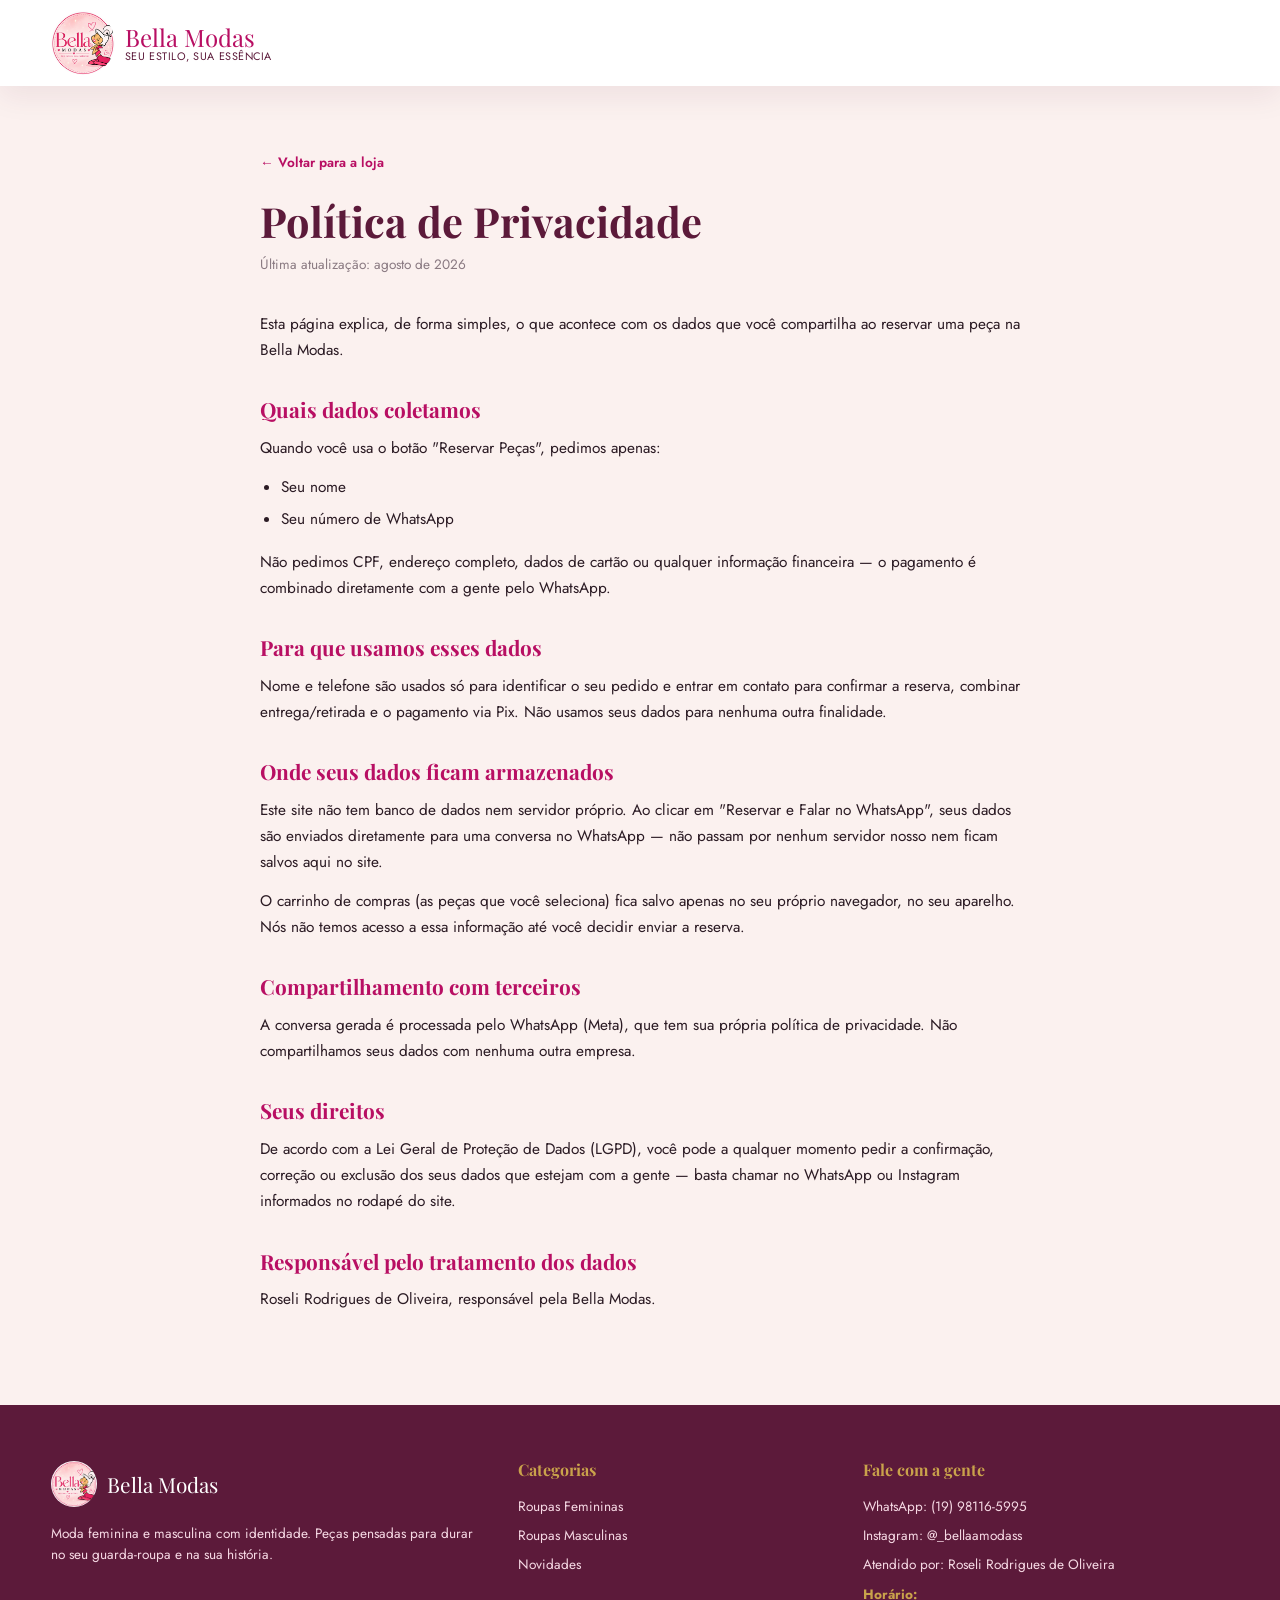
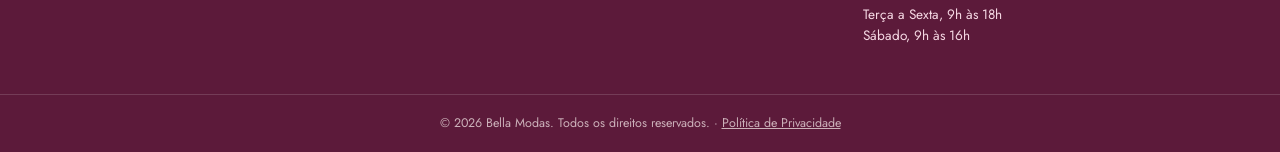
<file: privacidade.html>
<!DOCTYPE html>
<html lang="pt-BR">
  <head>
    <meta charset="UTF-8" />
    <meta name="viewport" content="width=device-width, initial-scale=1.0" />
    <title>Política de Privacidade | Bella Modas</title>
    <meta name="description" content="Como a Bella Modas trata os dados que você compartilha ao reservar uma peça." />
    <link rel="icon" href="favicon.ico" sizes="any" />
    <link rel="apple-touch-icon" href="apple-touch-icon.png" />
    <link rel="preconnect" href="https://fonts.googleapis.com" />
    <link href="https://fonts.googleapis.com/css2?family=Playfair+Display:wght@600;700;800&family=Jost:wght@400;500;600;700&display=swap" rel="stylesheet" />
    <link rel="stylesheet" href="style.css" />
    <style>
      .privacidade {
        padding: 4rem 0 5rem;
        max-width: 760px;
      }
      .privacidade h1 {
        color: var(--vinho);
        font-size: clamp(2rem, 4vw, 2.6rem);
        margin-bottom: 0.5rem;
      }
      .privacidade .atualizado {
        font-size: 0.85rem;
        color: #8a7a82;
        margin-bottom: 2.2rem;
      }
      .privacidade h2 {
        color: var(--rosa-escuro);
        font-size: 1.3rem;
        margin: 2.2rem 0 0.8rem;
      }
      .privacidade p,
      .privacidade li {
        color: var(--carvao);
        font-size: 0.96rem;
        line-height: 1.7;
        margin-bottom: 0.8rem;
      }
      .privacidade ul {
        padding-left: 1.3rem;
        margin-bottom: 1rem;
      }
      .privacidade li {
        list-style: disc;
        margin-bottom: 0.4rem;
      }
      .voltar-loja {
        display: inline-block;
        margin-bottom: 1.5rem;
        font-size: 0.85rem;
        color: var(--rosa-escuro);
        font-weight: 600;
      }
    </style>
  </head>
  <body>
    <header class="site-header">
      <div class="container header-main">
        <a href="index.html" class="logo-link">
          <img src="logo.png" alt="Logo Bella Modas" />
          <div class="logo-text">
            <span class="brand">Bella Modas</span>
            <span class="tagline">Seu estilo, sua essência</span>
          </div>
        </a>
      </div>
    </header>

    <main class="container privacidade">
      <a href="index.html" class="voltar-loja">&larr; Voltar para a loja</a>
      <h1>Política de Privacidade</h1>
      <p class="atualizado">Última atualização: agosto de 2026</p>

      <p>Esta página explica, de forma simples, o que acontece com os dados que você compartilha ao reservar uma peça na Bella Modas.</p>

      <h2>Quais dados coletamos</h2>
      <p>Quando você usa o botão "Reservar Peças", pedimos apenas:</p>
      <ul>
        <li>Seu nome</li>
        <li>Seu número de WhatsApp</li>
      </ul>
      <p>Não pedimos CPF, endereço completo, dados de cartão ou qualquer informação financeira — o pagamento é combinado diretamente com a gente pelo WhatsApp.</p>

      <h2>Para que usamos esses dados</h2>
      <p>Nome e telefone são usados só para identificar o seu pedido e entrar em contato para confirmar a reserva, combinar entrega/retirada e o pagamento via Pix. Não usamos seus dados para nenhuma outra finalidade.</p>

      <h2>Onde seus dados ficam armazenados</h2>
      <p>Este site não tem banco de dados nem servidor próprio. Ao clicar em "Reservar e Falar no WhatsApp", seus dados são enviados diretamente para uma conversa no WhatsApp — não passam por nenhum servidor nosso nem ficam salvos aqui no site.</p>
      <p>O carrinho de compras (as peças que você seleciona) fica salvo apenas no seu próprio navegador, no seu aparelho. Nós não temos acesso a essa informação até você decidir enviar a reserva.</p>

      <h2>Compartilhamento com terceiros</h2>
      <p>A conversa gerada é processada pelo WhatsApp (Meta), que tem sua própria política de privacidade. Não compartilhamos seus dados com nenhuma outra empresa.</p>

      <h2>Seus direitos</h2>
      <p>De acordo com a Lei Geral de Proteção de Dados (LGPD), você pode a qualquer momento pedir a confirmação, correção ou exclusão dos seus dados que estejam com a gente — basta chamar no WhatsApp ou Instagram informados no rodapé do site.</p>

      <h2>Responsável pelo tratamento dos dados</h2>
      <p>Roseli Rodrigues de Oliveira, responsável pela Bella Modas.</p>
    </main>

    <footer class="site-footer" id="contato">
      <div class="container footer-grid">
        <div class="footer-col">
          <div class="footer-logo">
            <img src="logo.png" alt="Bella Modas" />
            <span>Bella Modas</span>
          </div>
          <p>Moda feminina e masculina com identidade. Peças pensadas para durar no seu guarda-roupa e na sua história.</p>
        </div>
        <div class="footer-col">
          <h4>Categorias</h4>
          <a href="index.html#produtos">Roupas Femininas</a>
          <a href="index.html#produtos">Roupas Masculinas</a>
          <a href="index.html#produtos">Novidades</a>
        </div>
        <div class="footer-col">
          <h4>Fale com a gente</h4>
          <a href="https://wa.me/5519981165995" target="_blank" rel="noopener">WhatsApp: (19) 98116-5995</a>
          <a href="https://www.instagram.com/_bellaamodass/" target="_blank" rel="noopener">Instagram: @_bellaamodass</a>
          <p>Atendido por: Roseli Rodrigues de Oliveira</p>
          <p style="margin-top:0.6rem;"><strong style="color:var(--dourado);">Horário:</strong><br />Terça a Sexta, 9h às 18h<br />Sábado, 9h às 16h</p>
        </div>
      </div>
      <div class="footer-bottom">
        &copy; 2026 Bella Modas. Todos os direitos reservados. · <a href="privacidade.html" style="color: inherit; text-decoration: underline;">Política de Privacidade</a>
      </div>
    </footer>
  </body>
</html>
</file>
<file: style.css>
/* =========================================================
   BELLA MODAS — Design tokens
   ========================================================= */
:root {
  --rosa: #e5147d;
  --rosa-escuro: #b80f63;
  --vinho: #5c1a3a;
  --creme: #fbf1ef;
  --creme-forte: #f6d9e4;
  --carvao: #2b1b24;
  --dourado: #c9a24b;
  --branco: #ffffff;

  --serif: "Playfair Display", Georgia, serif;
  --sans: "Jost", "Segoe UI", sans-serif;

  --radius: 4px;
  --dash: 2px dashed rgba(92, 26, 58, 0.25);
  --shadow: 0 10px 30px rgba(92, 26, 58, 0.08);
  --transition: 0.25s ease;
}

* {
  margin: 0;
  padding: 0;
  box-sizing: border-box;
}

html {
  scroll-behavior: smooth;
}

body {
  font-family: var(--sans);
  color: var(--carvao);
  background-color: var(--creme);
  line-height: 1.5;
  overflow-x: hidden;
}

a {
  color: inherit;
  text-decoration: none;
}

img {
  display: block;
  max-width: 100%;
}

button {
  font-family: inherit;
  cursor: pointer;
  border: none;
}

ul {
  list-style: none;
}

h1, h2, h3, h4 {
  font-family: var(--serif);
  font-weight: 700;
  line-height: 1.15;
}

:focus-visible {
  outline: 3px solid var(--dourado);
  outline-offset: 2px;
}

.container {
  width: min(1240px, 92%);
  margin-inline: auto;
}

.eyebrow {
  font-family: var(--sans);
  letter-spacing: 0.18em;
  text-transform: uppercase;
  font-size: 0.75rem;
  color: var(--rosa-escuro);
  font-weight: 600;
}

.section-title {
  font-size: clamp(1.8rem, 3vw, 2.6rem);
  color: var(--vinho);
  margin-top: 0.4rem;
}

.divider-stitch {
  border: none;
  border-top: var(--dash);
  margin: 2.5rem 0;
}

/* =========================================================
   BARRA UTILITÁRIA
   ========================================================= */
.topbar {
  background: var(--vinho);
  color: var(--creme-forte);
  font-size: 0.78rem;
  letter-spacing: 0.04em;
}

.topbar .container {
  display: flex;
  justify-content: space-between;
  align-items: center;
  padding: 6px 0;
}

.topbar-links {
  display: flex;
  gap: 1.2rem;
}

.topbar-links a:hover {
  color: var(--dourado);
}

/* =========================================================
   HEADER
   ========================================================= */
header.site-header {
  background: var(--branco);
  position: sticky;
  top: 0;
  z-index: 200;
  box-shadow: var(--shadow);
}

.header-main {
  display: flex;
  align-items: center;
  gap: 2rem;
  padding: 0.7rem 0;
}

.logo-link {
  display: flex;
  align-items: center;
  gap: 0.6rem;
  flex-shrink: 0;
}

.logo-link img {
  height: 64px;
  width: 64px;
  border-radius: 50%;
  object-fit: cover;
}

.logo-text {
  display: flex;
  flex-direction: column;
  line-height: 1;
}

.logo-text .brand {
  font-family: var(--serif);
  font-size: 1.5rem;
  color: var(--rosa-escuro);
}

.logo-text .tagline {
  font-size: 0.68rem;
  letter-spacing: 0.05em;
  color: var(--vinho);
  text-transform: uppercase;
  margin-top: 2px;
}

.search-form {
  flex: 1;
  display: flex;
  max-width: 480px;
}

.search-form input {
  flex: 1;
  padding: 0.6rem 1rem;
  border: 1px solid var(--creme-forte);
  border-right: none;
  border-radius: var(--radius) 0 0 var(--radius);
  font-family: var(--sans);
  font-size: 0.9rem;
  background: var(--creme);
}

.search-form input:focus {
  outline: none;
  border-color: var(--rosa);
}

.search-form button {
  background: var(--rosa);
  color: var(--branco);
  padding: 0 1.1rem;
  border-radius: 0 var(--radius) var(--radius) 0;
  transition: background var(--transition);
}

.search-form button:hover {
  background: var(--rosa-escuro);
}

.header-actions {
  display: flex;
  align-items: center;
  gap: 1.4rem;
  flex-shrink: 0;
}

.icon-btn {
  position: relative;
  display: flex;
  flex-direction: column;
  align-items: center;
  gap: 2px;
  font-size: 0.65rem;
  color: var(--vinho);
  background: none;
  text-transform: uppercase;
  letter-spacing: 0.04em;
}

.icon-btn svg {
  width: 22px;
  height: 22px;
  stroke: var(--vinho);
  transition: stroke var(--transition), transform var(--transition);
}

.icon-btn:hover svg {
  stroke: var(--rosa);
  transform: translateY(-2px);
}

.cart-count {
  position: absolute;
  top: -6px;
  right: 4px;
  background: var(--rosa);
  color: var(--branco);
  font-size: 0.62rem;
  font-weight: 700;
  border-radius: 50%;
  width: 17px;
  height: 17px;
  display: flex;
  align-items: center;
  justify-content: center;
}

nav.main-nav {
  border-top: var(--dash);
}

.nav-list {
  display: flex;
  justify-content: center;
  gap: 2.4rem;
  padding: 0.7rem 0;
  flex-wrap: wrap;
}

.nav-list a {
  font-size: 0.85rem;
  letter-spacing: 0.06em;
  text-transform: uppercase;
  font-weight: 500;
  color: var(--carvao);
  position: relative;
  padding-bottom: 4px;
}

.nav-list a::after {
  content: "";
  position: absolute;
  left: 0;
  bottom: 0;
  width: 0;
  height: 2px;
  background: var(--rosa);
  transition: width var(--transition);
}

.nav-list a:hover::after,
.nav-list a.active::after {
  width: 100%;
}

.nav-list a.active {
  color: var(--rosa-escuro);
}

.menu-toggle {
  display: none;
  background: none;
  font-size: 1.6rem;
  color: var(--vinho);
}

/* =========================================================
   HERO
   ========================================================= */
.hero {
  position: relative;
  background: linear-gradient(135deg, var(--vinho) 0%, var(--rosa-escuro) 55%, var(--rosa) 100%);
  color: var(--branco);
  overflow: hidden;
}

.hero .container {
  display: grid;
  grid-template-columns: 1.1fr 0.9fr;
  align-items: center;
  gap: 2rem;
  padding: 5rem 0 4rem;
  position: relative;
  z-index: 2;
}

.hero-copy .eyebrow {
  color: var(--dourado);
}

.hero-copy h1 {
  color: var(--branco);
  font-size: clamp(2.4rem, 5vw, 3.8rem);
  margin: 0.6rem 0 1.2rem;
}

.hero-copy p {
  max-width: 460px;
  font-size: 1.05rem;
  color: var(--creme-forte);
  margin-bottom: 2rem;
}

.hero-actions {
  display: flex;
  gap: 1rem;
  flex-wrap: wrap;
}

.btn {
  display: inline-block;
  padding: 0.85rem 1.9rem;
  border-radius: var(--radius);
  font-size: 0.85rem;
  letter-spacing: 0.06em;
  text-transform: uppercase;
  font-weight: 600;
  transition: transform var(--transition), background var(--transition), box-shadow var(--transition);
}

.btn-primary {
  background: var(--dourado);
  color: var(--vinho);
}

.btn-primary:hover {
  transform: translateY(-2px);
  box-shadow: 0 8px 20px rgba(201, 162, 75, 0.4);
}

.btn-outline {
  background: transparent;
  border: 1.5px solid var(--branco);
  color: var(--branco);
}

.btn-outline:hover {
  background: var(--branco);
  color: var(--vinho);
}

.hero-badge {
  position: relative;
  display: flex;
  align-items: center;
  justify-content: center;
}

.hero-badge img {
  width: min(380px, 90%);
  border-radius: 50%;
  border: 4px dashed rgba(255, 255, 255, 0.55);
  padding: 10px;
  animation: float 6s ease-in-out infinite;
}

@keyframes float {
  0%, 100% { transform: translateY(0); }
  50% { transform: translateY(-14px); }
}

.hero-stars {
  position: absolute;
  inset: 0;
  background-image: radial-gradient(circle, rgba(255,255,255,0.5) 1px, transparent 1.5px);
  background-size: 32px 32px;
  opacity: 0.25;
  z-index: 1;
}

/* =========================================================
   FAIXA DE BENEFÍCIOS
   ========================================================= */
.beneficios {
  background: var(--branco);
  border-bottom: var(--dash);
}

.beneficios .container {
  display: grid;
  grid-template-columns: repeat(4, 1fr);
  gap: 1.5rem;
  padding: 1.8rem 0;
}

.beneficio {
  display: flex;
  align-items: center;
  gap: 0.7rem;
  font-size: 0.82rem;
}

.beneficio svg {
  width: 26px;
  height: 26px;
  stroke: var(--rosa);
  flex-shrink: 0;
}

.beneficio strong {
  display: block;
  font-size: 0.85rem;
  color: var(--vinho);
}

/* =========================================================
   COMO FUNCIONA
   ========================================================= */
.como-funciona {
  padding: 4.5rem 0 1rem;
  text-align: center;
}

.passos-grid {
  display: grid;
  grid-template-columns: repeat(3, 1fr);
  gap: 2rem;
  margin-top: 2.5rem;
}

.passo {
  display: flex;
  flex-direction: column;
  align-items: center;
  text-align: center;
}

.passo-numero {
  width: 56px;
  height: 56px;
  border-radius: 50%;
  background: linear-gradient(135deg, var(--rosa-escuro), var(--rosa));
  border: 3px dashed rgba(255, 255, 255, 0.6);
  color: var(--branco);
  font-family: var(--serif);
  font-weight: 700;
  font-size: 1.3rem;
  display: flex;
  align-items: center;
  justify-content: center;
  margin-bottom: 1rem;
}

.passo h3 {
  font-size: 1.1rem;
  color: var(--vinho);
  margin-bottom: 0.4rem;
}

.passo p {
  font-size: 0.88rem;
  color: #5c5058;
  max-width: 260px;
}

@media (max-width: 760px) {
  .passos-grid { grid-template-columns: 1fr; gap: 2.2rem; }
}

/* =========================================================
   CATEGORIAS
   ========================================================= */
.categorias {
  padding: 4.5rem 0;
  text-align: center;
}

.categoria-grid {
  display: grid;
  grid-template-columns: repeat(3, 1fr);
  gap: 1.8rem;
  margin-top: 2.5rem;
}

.categoria-card {
  position: relative;
  border-radius: var(--radius);
  overflow: hidden;
  aspect-ratio: 4 / 5;
  box-shadow: var(--shadow);
  cursor: pointer;
}

.categoria-card img {
  width: 100%;
  height: 100%;
  object-fit: cover;
  transition: transform 0.5s ease;
}

.categoria-card:hover img {
  transform: scale(1.08);
}

.categoria-overlay {
  position: absolute;
  inset: 0;
  background: linear-gradient(0deg, rgba(43,27,36,0.75) 10%, transparent 55%);
  display: flex;
  align-items: flex-end;
  justify-content: center;
  padding-bottom: 1.6rem;
}

.categoria-overlay span {
  color: var(--branco);
  font-family: var(--serif);
  font-size: 1.4rem;
  border-bottom: 2px solid var(--dourado);
  padding-bottom: 4px;
}

/* =========================================================
   PRODUTOS
   ========================================================= */
.produtos {
  padding: 1rem 0 5rem;
  text-align: center;
}

.tabs {
  display: flex;
  justify-content: center;
  gap: 0.7rem;
  margin: 2rem 0 3rem;
  flex-wrap: wrap;
}

.tab-btn {
  background: var(--branco);
  border: 1.5px solid var(--creme-forte);
  padding: 0.6rem 1.4rem;
  border-radius: 999px;
  font-size: 0.8rem;
  letter-spacing: 0.05em;
  text-transform: uppercase;
  color: var(--vinho);
  transition: all var(--transition);
}

.tab-btn:hover {
  border-color: var(--rosa);
}

.tab-btn.active {
  background: var(--rosa);
  border-color: var(--rosa);
  color: var(--branco);
}

.produto-grid {
  display: grid;
  grid-template-columns: repeat(auto-fit, minmax(240px, 280px));
  justify-content: center;
  gap: 1.8rem;
  text-align: left;
}

.produto-card {
  background: var(--branco);
  border-radius: var(--radius);
  overflow: hidden;
  box-shadow: var(--shadow);
  display: flex;
  flex-direction: column;
  transition: transform var(--transition);
  position: relative;
}

.produto-card:hover {
  transform: translateY(-6px);
}

.produto-thumb {
  position: relative;
  aspect-ratio: 3 / 4;
  overflow: hidden;
  background: var(--creme-forte);
}

.produto-thumb img {
  width: 100%;
  height: 100%;
  object-fit: cover;
  transition: transform 0.4s ease;
  cursor: zoom-in;
}

.produto-card:hover .produto-thumb img {
  transform: scale(1.06);
}

/* =========================================================
   LIGHTBOX (foto em tela grande)
   ========================================================= */
.lightbox {
  position: fixed;
  inset: 0;
  z-index: 450;
  display: none;
  align-items: center;
  justify-content: center;
  background: rgba(43, 27, 36, 0.92);
  padding: 2.5rem 1.5rem;
}

.lightbox.show {
  display: flex;
}

.lightbox img {
  max-width: min(720px, 90vw);
  max-height: 85vh;
  object-fit: contain;
  border-radius: var(--radius);
  border: 3px dashed rgba(255, 255, 255, 0.4);
  padding: 8px;
  background: rgba(255, 255, 255, 0.03);
}

.lightbox-close {
  position: absolute;
  top: 18px;
  right: 24px;
  width: 42px;
  height: 42px;
  border-radius: 50%;
  background: rgba(255, 255, 255, 0.12);
  color: var(--branco);
  font-size: 1.6rem;
  line-height: 1;
  display: flex;
  align-items: center;
  justify-content: center;
  transition: background var(--transition);
}

.lightbox-close:hover {
  background: rgba(255, 255, 255, 0.25);
}

.lightbox-nav {
  position: absolute;
  top: 50%;
  transform: translateY(-50%);
  width: 46px;
  height: 46px;
  border-radius: 50%;
  background: rgba(255, 255, 255, 0.12);
  color: var(--branco);
  font-size: 1.5rem;
  display: flex;
  align-items: center;
  justify-content: center;
  transition: background var(--transition);
}

.lightbox-nav:hover {
  background: rgba(255, 255, 255, 0.25);
}

.lightbox-prev { left: 16px; }
.lightbox-next { right: 16px; }

.lightbox-dots {
  position: absolute;
  bottom: 22px;
  left: 0;
  right: 0;
  display: flex;
  justify-content: center;
  gap: 6px;
}

.lightbox-dot {
  width: 7px;
  height: 7px;
  border-radius: 50%;
  background: rgba(255, 255, 255, 0.4);
  transition: all var(--transition);
}

.lightbox-dot.active {
  background: var(--dourado);
  transform: scale(1.3);
}

@media (max-width: 600px) {
  .lightbox-nav { width: 38px; height: 38px; font-size: 1.2rem; }
  .lightbox-close { width: 36px; height: 36px; font-size: 1.3rem; top: 10px; right: 12px; }
}

.produto-tag {
  position: absolute;
  top: 10px;
  left: 10px;
  background: var(--dourado);
  color: var(--vinho);
  font-size: 0.65rem;
  font-weight: 700;
  text-transform: uppercase;
  letter-spacing: 0.04em;
  padding: 3px 9px;
  border-radius: 999px;
}

.produto-quick {
  position: absolute;
  bottom: -50px;
  left: 0;
  right: 0;
  background: rgba(92, 26, 58, 0.92);
  color: var(--branco);
  text-align: center;
  padding: 0.7rem;
  font-size: 0.78rem;
  text-transform: uppercase;
  letter-spacing: 0.05em;
  transition: bottom var(--transition);
}

.produto-card:hover .produto-quick {
  bottom: 0;
}

.produto-info {
  padding: 1rem 1.1rem 1.3rem;
  display: flex;
  flex-direction: column;
  gap: 0.35rem;
  flex: 1;
}

.produto-cat {
  font-size: 0.7rem;
  text-transform: uppercase;
  letter-spacing: 0.06em;
  color: var(--rosa-escuro);
}

.tamanho-select {
  display: flex;
  gap: 0.35rem;
  margin: 0.3rem 0 0.1rem;
  flex-wrap: wrap;
}

.tamanho-btn {
  min-width: 28px;
  height: 28px;
  padding: 0 6px;
  border-radius: 50%;
  border: 1.5px solid var(--creme-forte);
  background: var(--branco);
  color: var(--vinho);
  font-size: 0.68rem;
  font-weight: 600;
  transition: all var(--transition);
}

.tamanho-btn:hover {
  border-color: var(--rosa);
}

.tamanho-btn.active {
  background: var(--rosa);
  border-color: var(--rosa);
  color: var(--branco);
}

.tamanho-select.tamanho-aviso .tamanho-btn {
  animation: aviso-pulso 0.4s ease 2;
}

@keyframes aviso-pulso {
  0%, 100% { border-color: var(--creme-forte); }
  50% { border-color: var(--rosa); }
}

/* Carrossel de fotos dentro do card */
.img-nav {
  position: absolute;
  top: 50%;
  transform: translateY(-50%);
  width: 30px;
  height: 30px;
  border-radius: 50%;
  background: rgba(255, 255, 255, 0.85);
  color: var(--vinho);
  font-size: 1.1rem;
  line-height: 1;
  display: flex;
  align-items: center;
  justify-content: center;
  opacity: 0;
  transition: opacity var(--transition), background var(--transition);
  z-index: 2;
}

.produto-thumb:hover .img-nav {
  opacity: 1;
}

.img-nav:hover {
  background: var(--branco);
}

.img-nav-prev {
  left: 8px;
}

.img-nav-next {
  right: 8px;
}

.img-dots {
  position: absolute;
  bottom: 10px;
  left: 0;
  right: 0;
  display: flex;
  justify-content: center;
  gap: 5px;
  z-index: 2;
}

.img-dot {
  width: 6px;
  height: 6px;
  border-radius: 50%;
  background: rgba(255, 255, 255, 0.6);
  transition: background var(--transition), transform var(--transition);
}

.img-dot.active {
  background: var(--branco);
  transform: scale(1.3);
}

.produto-info h3 {
  font-size: 1.02rem;
  color: var(--carvao);
}

.produto-preco {
  margin-top: auto;
  display: flex;
  align-items: baseline;
  gap: 0.5rem;
}

.preco-atual {
  font-family: var(--serif);
  font-size: 1.15rem;
  color: var(--vinho);
  font-weight: 700;
}

.preco-antigo {
  font-size: 0.8rem;
  color: #999;
  text-decoration: line-through;
}

.sem-resultado {
  grid-column: 1 / -1;
  padding: 3rem;
  color: var(--vinho);
  font-family: var(--serif);
  font-size: 1.2rem;
}

/* =========================================================
   MARCAS QUE TRABALHAMOS
   ========================================================= */
.marcas {
  background: var(--creme-forte);
  padding: 3rem 0;
  text-align: center;
}

.marcas-script {
  display: block;
  font-family: "Dancing Script", var(--serif);
  font-size: clamp(2.4rem, 5vw, 3.4rem);
  color: var(--rosa-escuro);
  line-height: 1;
}

.marcas-sub {
  font-size: 0.85rem;
  text-transform: uppercase;
  letter-spacing: 0.12em;
  color: var(--vinho);
  margin-top: 0.2rem;
  margin-bottom: 1.8rem;
}

.marcas-lista {
  display: flex;
  flex-wrap: wrap;
  justify-content: center;
  gap: 0.9rem;
}

.marcas-lista li {
  background: var(--branco);
  border: 1.5px dashed rgba(92, 26, 58, 0.3);
  color: var(--vinho);
  font-family: var(--serif);
  font-weight: 700;
  font-size: 1rem;
  padding: 0.5rem 1.3rem;
  border-radius: 999px;
}

/* =========================================================
   EVENTOS NA LOJA
   ========================================================= */
.eventos {
  padding: 4.5rem 0 1rem;
  text-align: center;
}

.eventos-sub {
  max-width: 480px;
  margin: 0.6rem auto 0;
  color: #6b5a62;
  font-size: 0.95rem;
}

.evento-grid {
  display: grid;
  grid-template-columns: repeat(2, 1fr);
  gap: 1.8rem;
  margin-top: 2.5rem;
  text-align: left;
}

.evento-card {
  display: grid;
  grid-template-columns: 96px 1fr;
  gap: 1.2rem;
  background: var(--branco);
  border-radius: var(--radius);
  box-shadow: var(--shadow);
  padding: 1.4rem;
  position: relative;
}

.evento-data {
  width: 96px;
  height: 96px;
  border-radius: 50%;
  background: linear-gradient(135deg, var(--rosa-escuro), var(--rosa));
  border: 3px dashed rgba(255, 255, 255, 0.6);
  color: var(--branco);
  display: flex;
  flex-direction: column;
  align-items: center;
  justify-content: center;
  flex-shrink: 0;
  text-align: center;
  line-height: 1.1;
}

.evento-dia {
  font-size: 0.68rem;
  letter-spacing: 0.08em;
  text-transform: uppercase;
  opacity: 0.9;
}

.evento-numero {
  font-family: var(--serif);
  font-size: 1.35rem;
  font-weight: 700;
}

.evento-tag {
  display: inline-block;
  background: var(--creme-forte);
  color: var(--rosa-escuro);
  font-size: 0.68rem;
  font-weight: 700;
  text-transform: uppercase;
  letter-spacing: 0.04em;
  padding: 3px 10px;
  border-radius: 999px;
  margin-bottom: 0.5rem;
}

.evento-info h3 {
  font-size: 1.15rem;
  color: var(--vinho);
  margin-bottom: 0.4rem;
}

.evento-info p {
  font-size: 0.88rem;
  color: #5c5058;
  margin-bottom: 0.7rem;
}

.evento-destaques {
  display: flex;
  gap: 0.5rem;
  flex-wrap: wrap;
}

.evento-destaques li {
  background: var(--creme);
  border: 1px solid var(--creme-forte);
  color: var(--vinho);
  font-size: 0.75rem;
  font-weight: 600;
  padding: 4px 10px;
  border-radius: 999px;
}

.eventos-vazio {
  grid-column: 1 / -1;
  padding: 2.5rem;
  color: #8a7a82;
  font-family: var(--serif);
  font-size: 1.1rem;
  border: var(--dash);
  border-radius: var(--radius);
}

@media (max-width: 760px) {
  .evento-grid { grid-template-columns: 1fr; }
  .evento-card { grid-template-columns: 72px 1fr; }
  .evento-data { width: 72px; height: 72px; }
  .evento-numero { font-size: 1.05rem; }
}

/* =========================================================
   NEWSLETTER
   ========================================================= */
.newsletter {
  background: var(--creme-forte);
  padding: 3.5rem 0;
  text-align: center;
}

.newsletter form {
  display: flex;
  justify-content: center;
  gap: 0.6rem;
  margin-top: 1.5rem;
  flex-wrap: wrap;
}

.newsletter input {
  padding: 0.75rem 1rem;
  border: 1px solid var(--rosa);
  border-radius: var(--radius);
  min-width: 280px;
  font-family: var(--sans);
}

/* =========================================================
   VISITE A LOJA
   ========================================================= */
.visite-loja {
  background: var(--creme-forte);
  padding: 4rem 0;
}

.visite-grid {
  display: grid;
  grid-template-columns: 1fr 1fr;
  gap: 2.5rem;
  align-items: center;
}

.visite-endereco {
  display: flex;
  gap: 0.6rem;
  align-items: flex-start;
  font-size: 1rem;
  color: var(--carvao);
  margin: 1rem 0 0.8rem;
  line-height: 1.5;
}

.visite-endereco svg {
  width: 22px;
  height: 22px;
  stroke: var(--rosa-escuro);
  flex-shrink: 0;
  margin-top: 2px;
}

.visite-horario {
  font-size: 0.9rem;
  color: #5c5058;
  margin-bottom: 1.6rem;
}

.visite-mapa {
  border-radius: var(--radius);
  overflow: hidden;
  box-shadow: var(--shadow);
  border: 3px dashed rgba(92, 26, 58, 0.25);
  padding: 6px;
  background: var(--branco);
}

.visite-mapa iframe {
  width: 100%;
  height: 320px;
  border: 0;
  border-radius: 2px;
  display: block;
}

@media (max-width: 760px) {
  .visite-grid { grid-template-columns: 1fr; text-align: left; }
  .visite-mapa iframe { height: 240px; }
}

/* =========================================================
   FOOTER
   ========================================================= */
footer.site-footer {
  background: var(--vinho);
  color: var(--creme-forte);
  padding: 3.5rem 0 1.2rem;
}

.footer-grid {
  display: grid;
  grid-template-columns: 1.4fr 1fr 1.2fr;
  gap: 2.5rem;
}

.footer-col h4 {
  color: var(--dourado);
  font-size: 1rem;
  margin-bottom: 1rem;
}

.footer-col p, .footer-col a {
  font-size: 0.85rem;
  color: var(--creme-forte);
  display: block;
  margin-bottom: 0.55rem;
}

.footer-col a:hover {
  color: var(--dourado);
}

.footer-logo {
  display: flex;
  align-items: center;
  gap: 0.6rem;
  margin-bottom: 1rem;
}

.footer-logo img {
  height: 46px;
  width: 46px;
  border-radius: 50%;
}

.footer-logo span {
  font-family: var(--serif);
  font-size: 1.3rem;
  color: var(--branco);
}

.footer-bottom {
  text-align: center;
  border-top: 1px solid rgba(255,255,255,0.15);
  margin-top: 2.5rem;
  padding-top: 1.2rem;
  font-size: 0.78rem;
  color: rgba(251,241,239,0.7);
}

/* =========================================================
   CARRINHO (DRAWER)
   ========================================================= */
.overlay {
  position: fixed;
  inset: 0;
  background: rgba(43, 27, 36, 0.55);
  z-index: 300;
  opacity: 0;
  pointer-events: none;
  transition: opacity var(--transition);
}

.overlay.show {
  opacity: 1;
  pointer-events: auto;
}

.cart-drawer {
  position: fixed;
  top: 0;
  right: 0;
  width: min(420px, 92%);
  height: 100%;
  background: var(--branco);
  z-index: 301;
  transform: translateX(100%);
  transition: transform var(--transition);
  display: flex;
  flex-direction: column;
}

.cart-drawer.open {
  transform: translateX(0);
}

.cart-header {
  display: flex;
  justify-content: space-between;
  align-items: center;
  padding: 1.2rem 1.4rem;
  border-bottom: var(--dash);
}

.cart-header h3 {
  color: var(--vinho);
  font-size: 1.3rem;
}

.cart-close {
  background: none;
  font-size: 1.5rem;
  color: var(--vinho);
  line-height: 1;
}

.cart-items {
  flex: 1;
  overflow-y: auto;
  padding: 1rem 1.4rem;
  display: flex;
  flex-direction: column;
  gap: 1rem;
}

.cart-item {
  display: grid;
  grid-template-columns: 64px 1fr auto;
  gap: 0.8rem;
  align-items: center;
  border-bottom: 1px solid var(--creme-forte);
  padding-bottom: 1rem;
}

.cart-item img {
  width: 64px;
  height: 80px;
  object-fit: cover;
  border-radius: var(--radius);
}

.cart-item h4 {
  font-family: var(--sans);
  font-size: 0.88rem;
  font-weight: 600;
  color: var(--carvao);
}

.cart-item .cart-item-meta {
  font-size: 0.75rem;
  color: #777;
  margin: 2px 0 6px;
}

.qty-control {
  display: flex;
  align-items: center;
  gap: 0.5rem;
}

.qty-control button {
  width: 22px;
  height: 22px;
  background: var(--creme);
  border: 1px solid var(--creme-forte);
  border-radius: 50%;
  font-size: 0.85rem;
  color: var(--vinho);
}

.cart-item-remove {
  background: none;
  color: var(--rosa);
  font-size: 0.72rem;
  text-decoration: underline;
  align-self: start;
  justify-self: end;
}

.cart-empty {
  text-align: center;
  padding: 3rem 1rem;
  color: #999;
  font-family: var(--serif);
}

.cart-footer {
  border-top: var(--dash);
  padding: 1.2rem 1.4rem 1.6rem;
}

.cart-subtotal {
  display: flex;
  justify-content: space-between;
  font-family: var(--serif);
  font-size: 1.1rem;
  color: var(--vinho);
  margin-bottom: 1rem;
}

.cart-footer .btn {
  width: 100%;
  text-align: center;
}

/* =========================================================
   MODAL CHECKOUT
   ========================================================= */
.modal {
  position: fixed;
  inset: 0;
  z-index: 400;
  display: none;
  align-items: center;
  justify-content: center;
  padding: 1rem;
}

.modal.show {
  display: flex;
}

.modal-box {
  background: var(--branco);
  width: min(560px, 100%);
  max-height: 90vh;
  overflow-y: auto;
  border-radius: var(--radius);
  padding: 2rem;
  position: relative;
  box-shadow: var(--shadow);
}

.modal-close {
  position: absolute;
  top: 1rem;
  right: 1rem;
  background: none;
  font-size: 1.4rem;
  color: var(--vinho);
}

.modal-box h3 {
  color: var(--vinho);
  font-size: 1.5rem;
  margin-bottom: 0.4rem;
}

.modal-box .aviso {
  background: var(--creme-forte);
  border-left: 3px solid var(--rosa);
  padding: 0.7rem 0.9rem;
  font-size: 0.8rem;
  border-radius: var(--radius);
  margin-bottom: 1.4rem;
  color: var(--vinho);
}

.form-row {
  display: flex;
  gap: 0.8rem;
}

.form-group {
  margin-bottom: 1rem;
  flex: 1;
}

.form-group label {
  display: block;
  font-size: 0.78rem;
  text-transform: uppercase;
  letter-spacing: 0.04em;
  color: var(--vinho);
  margin-bottom: 0.35rem;
}

.form-group input,
.form-group select {
  width: 100%;
  padding: 0.65rem 0.8rem;
  border: 1px solid var(--creme-forte);
  border-radius: var(--radius);
  font-family: var(--sans);
  background: var(--creme);
}

.form-group input:focus,
.form-group select:focus {
  outline: none;
  border-color: var(--rosa);
}

.pagamento-opcoes {
  display: flex;
  gap: 0.7rem;
  margin-bottom: 1.4rem;
  flex-wrap: wrap;
}

.pagamento-opcoes label {
  flex: 1;
  border: 1.5px solid var(--creme-forte);
  border-radius: var(--radius);
  padding: 0.7rem;
  text-align: center;
  font-size: 0.8rem;
  cursor: pointer;
  transition: all var(--transition);
}

.pagamento-opcoes input {
  display: none;
}

.pagamento-opcoes input:checked + span {
  color: var(--rosa-escuro);
  font-weight: 700;
}

.pagamento-opcoes label:has(input:checked) {
  border-color: var(--rosa);
  background: var(--creme-forte);
}

.confirmacao {
  text-align: center;
  padding: 1rem 0;
}

.confirmacao svg {
  width: 60px;
  height: 60px;
  stroke: var(--rosa);
  margin: 0 auto 1rem;
}

.confirmacao h3 {
  font-size: 1.6rem;
  margin-bottom: 0.5rem;
}

.confirmacao p {
  color: #666;
  margin-bottom: 1.5rem;
}

.toast {
  position: fixed;
  bottom: 24px;
  left: 50%;
  transform: translateX(-50%) translateY(20px);
  background: var(--vinho);
  color: var(--branco);
  padding: 0.8rem 1.4rem;
  border-radius: var(--radius);
  font-size: 0.85rem;
  z-index: 500;
  opacity: 0;
  pointer-events: none;
  transition: all var(--transition);
}

.toast.show {
  opacity: 1;
  transform: translateX(-50%) translateY(0);
}

/* =========================================================
   RESPONSIVO
   ========================================================= */
@media (max-width: 980px) {
  .categoria-grid { grid-template-columns: repeat(3, 1fr); gap: 1rem; }
  .beneficios .container { grid-template-columns: repeat(2, 1fr); }
}

@media (max-width: 760px) {
  .topbar-links { display: none; }
  .search-form { order: 3; max-width: 100%; width: 100%; margin-top: 0.6rem; }
  .header-main { flex-wrap: wrap; }
  .menu-toggle { display: block; }
  nav.main-nav .nav-list {
    display: none;
    flex-direction: column;
    align-items: center;
    gap: 1rem;
  }
  nav.main-nav .nav-list.open { display: flex; }
  .hero .container { grid-template-columns: 1fr; text-align: center; padding: 3rem 0; }
  .hero-copy p { margin-inline: auto; }
  .hero-actions { justify-content: center; }
  .hero-badge img { width: 240px; }
  .categoria-grid { grid-template-columns: 1fr; }
  .produto-grid { grid-template-columns: repeat(auto-fill, minmax(160px, 1fr)); gap: 1rem; }
  .footer-grid { grid-template-columns: 1fr; text-align: center; }
  .footer-logo { justify-content: center; }
  .form-row { flex-direction: column; gap: 0; }
}

@media (prefers-reduced-motion: reduce) {
  * { animation: none !important; transition: none !important; }
}
</file>
